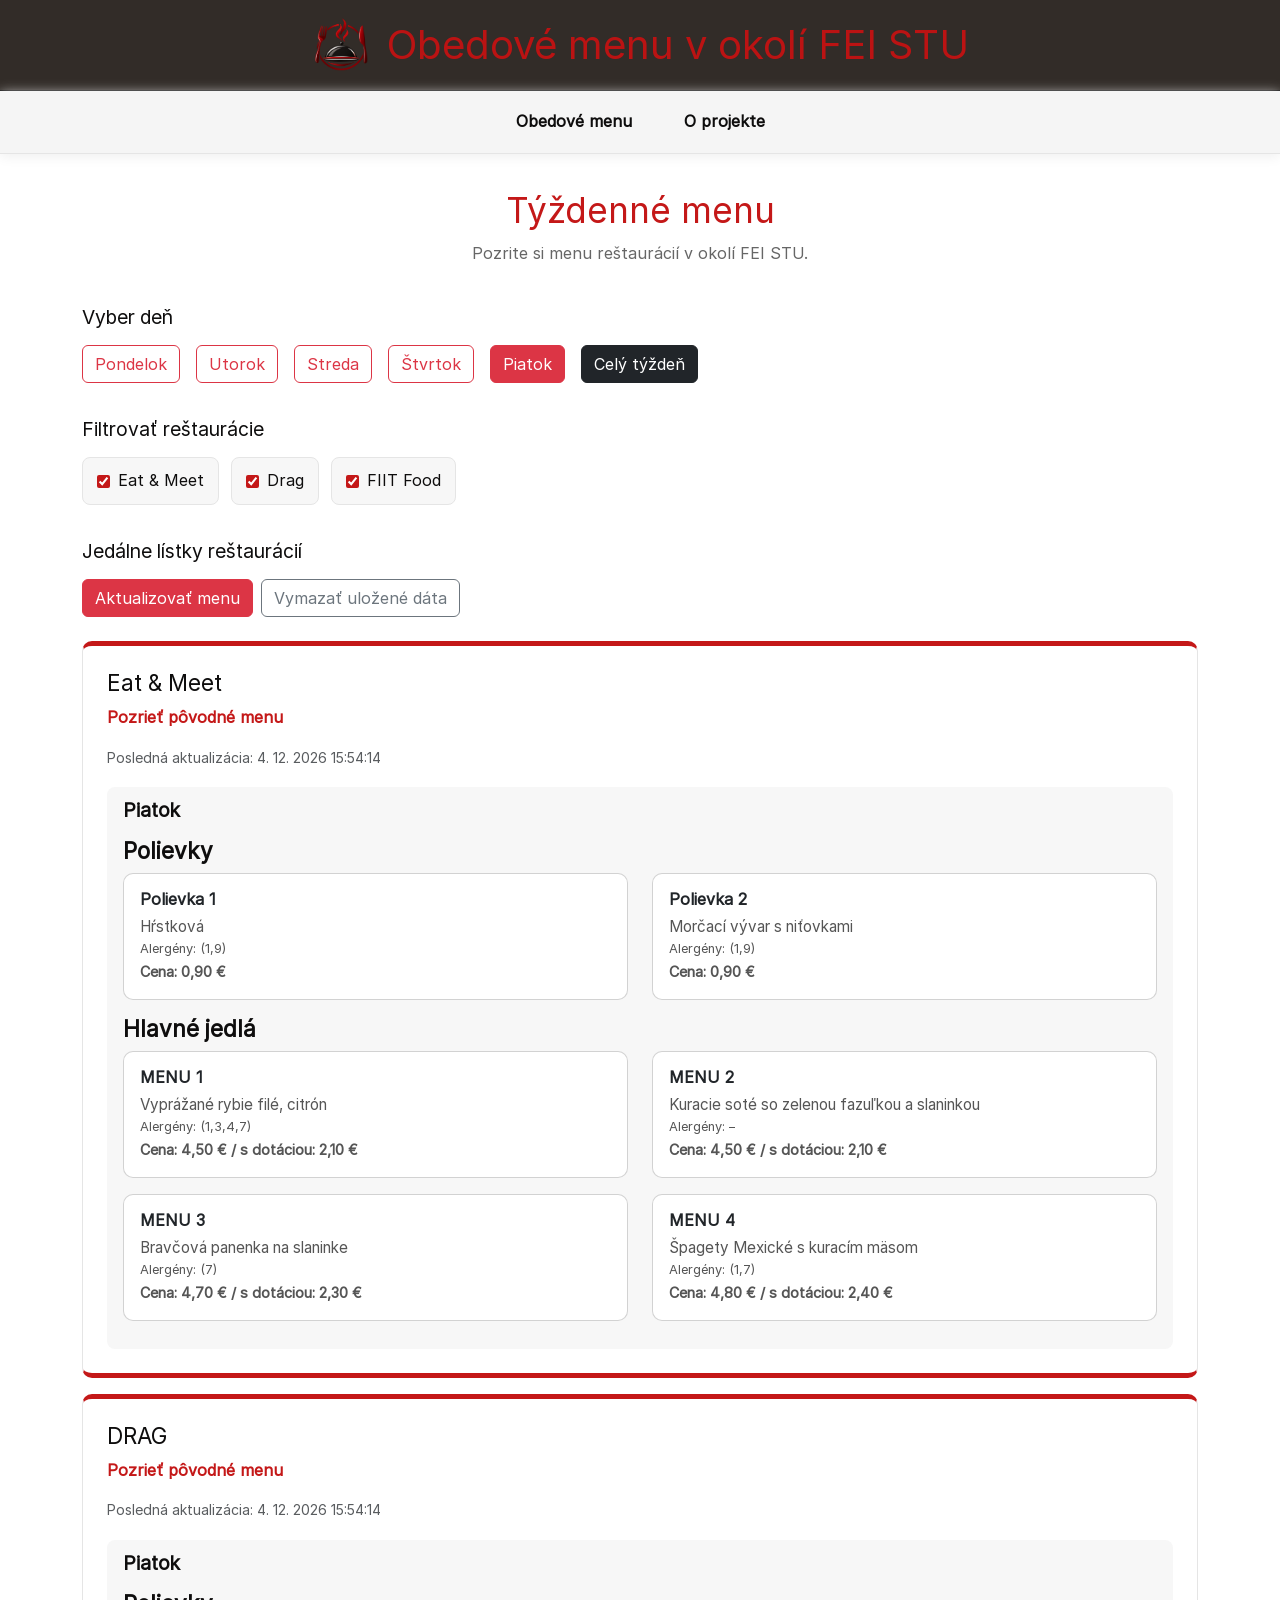
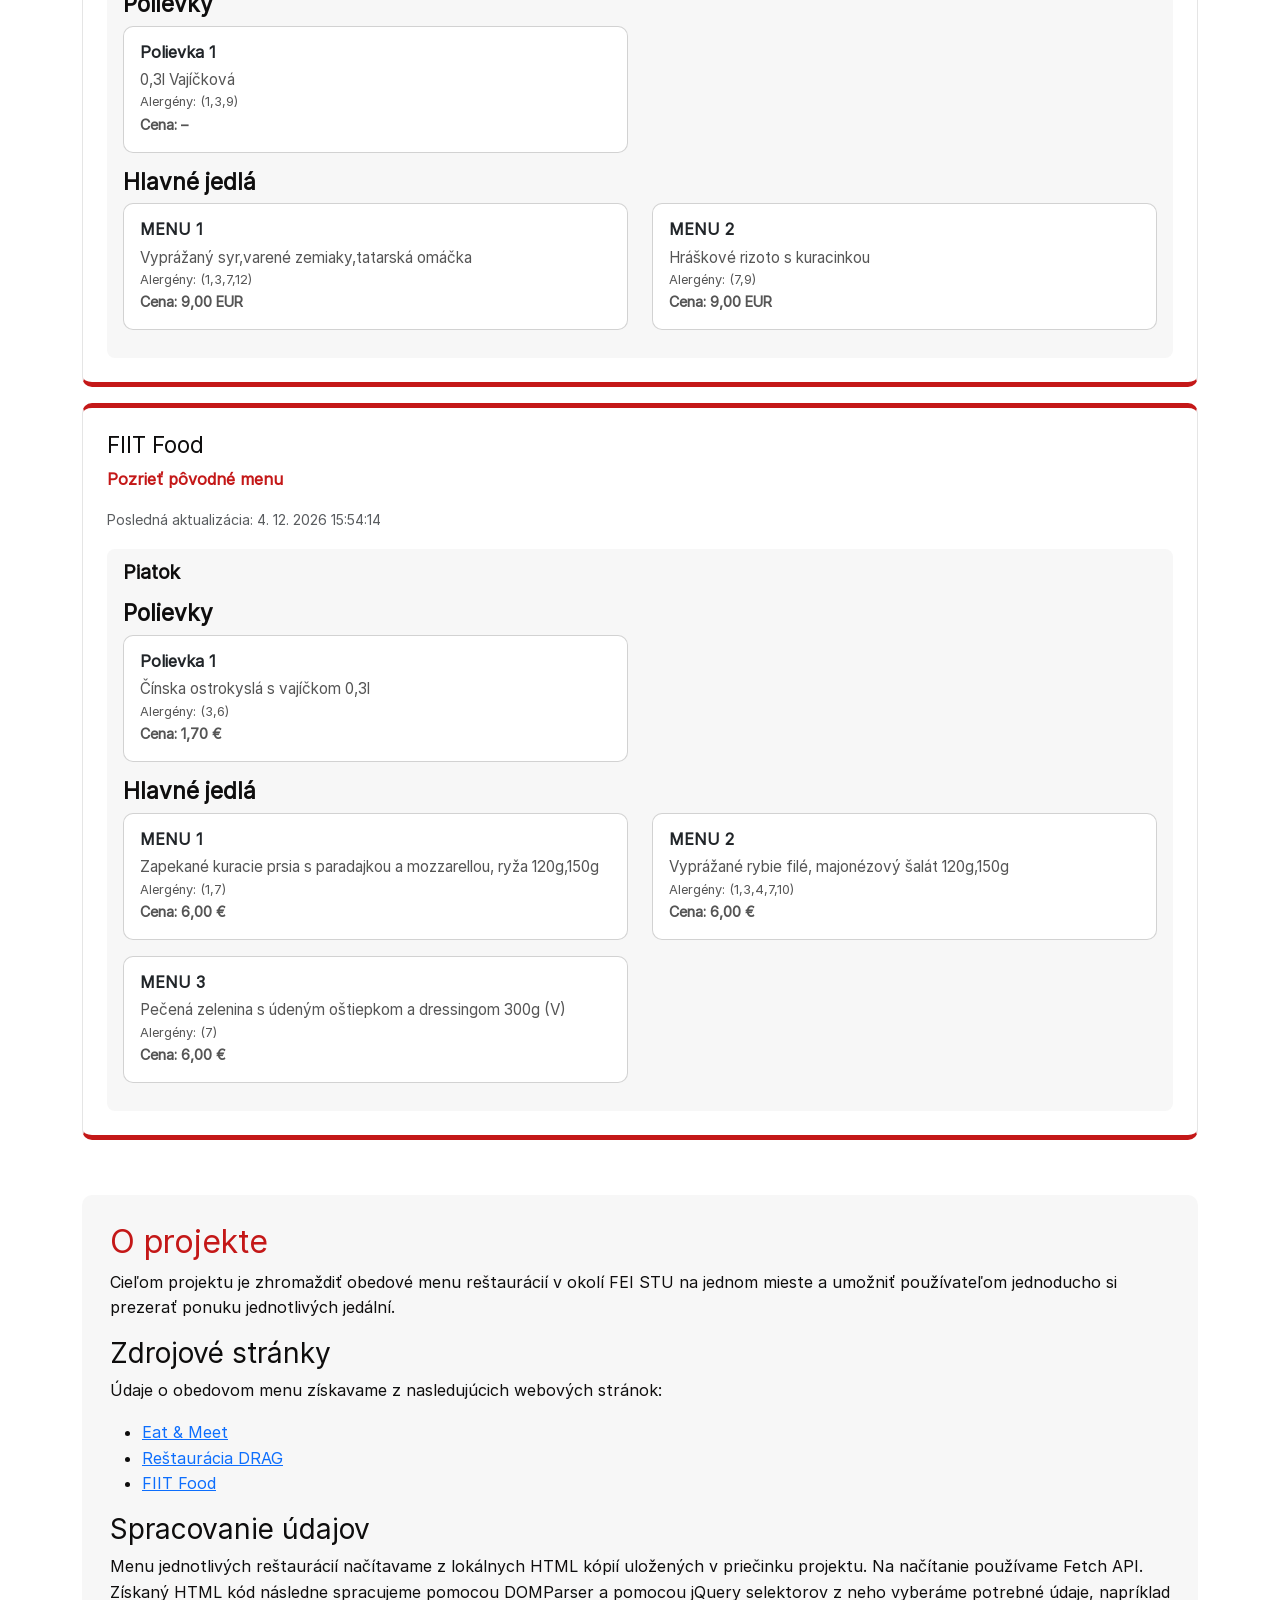
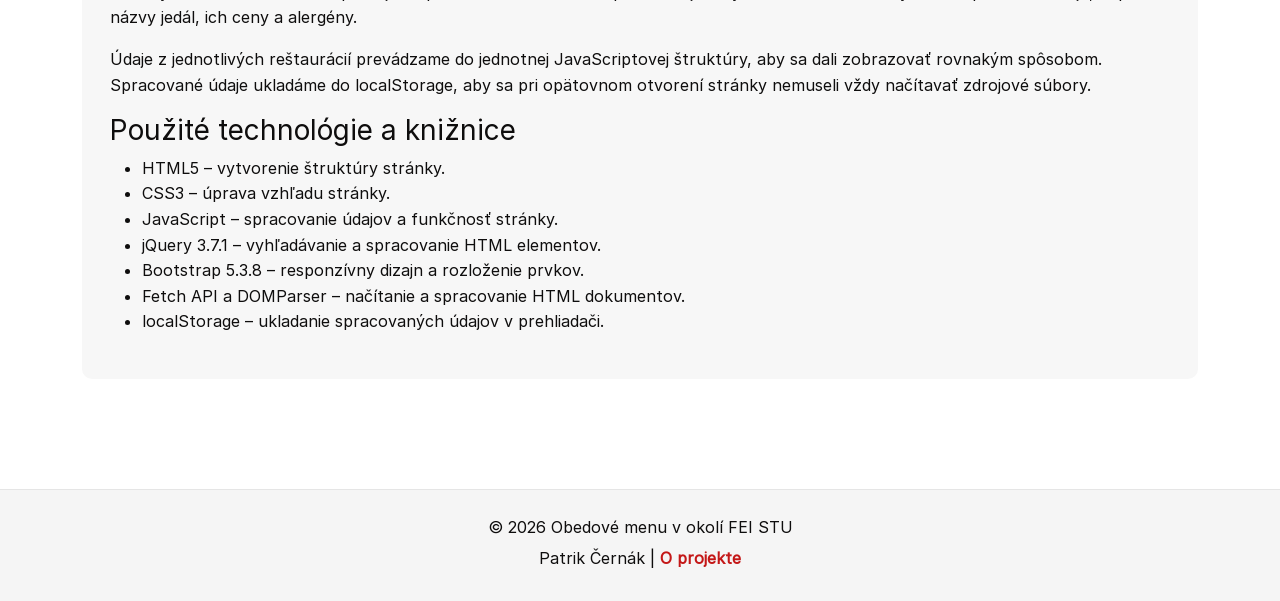
<file: index.html>
<!DOCTYPE html>
<html lang="sk">

<head>
    <meta charset="UTF-8">
    <meta name="viewport" content="width=device-width, initial-scale=1">
    <title>Obedové menu v okolí FEI STU</title>

    <link
    href="https://cdn.jsdelivr.net/npm/bootstrap@5.3.8/dist/css/bootstrap.min.css"
    rel="stylesheet">

    <link rel="stylesheet" href="css/styles.css">

    <link rel="icon" href="images/favicon.ico">

    <meta name="description" content="Obedové menu reštaurácií Eat & Meet, DRAG a FIIT Food v okolí FEI STU.">
    <meta property="og:title" content="Obedové menu | FEI STU">
    <meta property="og:description" content="Prehľad obedových menu reštaurácií v okolí FEI STU na jednom mieste.">
    <meta property="og:image" content="https://webte1.fei.stuba.sk/~xcernakp/images/favicon.png">

    <script src="https://code.jquery.com/jquery-3.7.1.min.js" defer></script>
    <script src="js/script.js" defer></script>
</head>



<body class="page">

    <header>
        <div class="container">
            <div class="header-content">

                <img
                    src="images/favicon.png"
                    alt="Logo obedového menu"
                    class="header-logo"
                >

                <h1>Obedové menu v okolí FEI STU</h1>

            </div>
        </div>
    </header>


    <nav class="main-nav">
        <div class="container">
            <ul>
                <li><a href="#menu">Obedové menu</a></li>
                <li><a href="#projekt">O projekte</a></li>
            </ul>
        </div>
        
    </nav>


    <main>
        <div class="container">
            <section id="menu">

                <div class="menu-header">
                    <h2>Týždenné menu</h2>

                    <p>
                        Pozrite si menu reštaurácií
                        v okolí FEI STU.
                    </p>
                </div>

                <section>
                    <h3>Vyber deň</h3>

                    <div id="day-picker" class="day-selector d-flex flex-wrap gap-3">
                        <button type="button" class="btn btn-outline-danger">Pondelok</button>
                        <button type="button" class="btn btn-outline-danger">Utorok</button>
                        <button type="button" class="btn btn-outline-danger">Streda</button>
                        <button type="button" class="btn btn-outline-danger">Štvrtok</button>
                        <button type="button" class="btn btn-outline-danger">Piatok</button>
                        <button type="button" class="btn btn-dark">Celý týždeň</button>
                    </div>
                </section>

                <section>
                    <h3>Filtrovať reštaurácie</h3>

                    <div class="restaurant-filter">
                        <label>
                            <input
                                type="checkbox"
                                name="restaurant"
                                value="eat-and-meet"
                                checked
                            >
                            Eat &amp; Meet
                        </label>

                        <label>
                            <input
                                type="checkbox"
                                name="restaurant"
                                value="drag"
                                checked
                            >
                            Drag
                        </label>

                        <label>
                            <input
                                type="checkbox"
                                name="restaurant"
                                value="fiit-food"
                                checked
                            >
                            FIIT Food
                        </label>
                    </div>

                    <p id="no-restaurants-selected" class="mt-3" hidden>
                        Vyberte aspoň jednu reštauráciu, aby sa zobrazilo jej menu.
                    </p>
                </section>

                <section>
                    <h3 id="restaurant-menu-heading">Jedálne lístky reštaurácií</h3>

                         <div class="menu-actions d-flex flex-wrap gap-2 mb-4">
                            <button
                                type="button"
                                id="update-menu"
                                class="btn btn-danger">
                                Aktualizovať menu
                            </button>

                            <button
                                type="button"
                                id="clear-menu-storage"
                                class="btn btn-outline-secondary">
                                Vymazať uložené dáta
                            </button>
                        </div>

                        <p id="menu-storage-message" class="small text-muted"></p>

                        <article class="restaurant-card">
                            <h4>Eat &amp; Meet</h4>
                            <p>
                                <a
                                    href="https://eatandmeet.sk/tyzdenne-menu"
                                    target="_blank"
                                    rel="noopener noreferrer"
                                >
                                    Pozrieť pôvodné menu
                                </a>
                            </p>

                            <p class="small text-muted">
                                Posledná aktualizácia:
                                <span id="eat-and-meet-updated">zatiaľ žiadna</span>
                            </p>

                            <div id="eat-and-meet-menu">
                                <p>Menu sa načítava...</p>
                            </div>
                        </article>


                        <article class="restaurant-card">
                            <h4>DRAG</h4>

                            <p>
                                <a
                                    href="https://www.restauracia-drag.sk/denne-menu"
                                    target="_blank"
                                    rel="noopener noreferrer"
                                >
                                    Pozrieť pôvodné menu
                                </a>
                            </p>

                            <p class="small text-muted">
                                Posledná aktualizácia:
                                <span id="drag-updated">zatiaľ žiadna</span>
                            </p>

                            <div id="drag-menu">
                                <p>Menu sa načítava...</p>
                            </div>
                        </article>


                        <article class="restaurant-card">
                            <h4>FIIT Food</h4>

                            <p>
                                <a
                                    href="http://www.freefood.sk/menu/#fiit-food"
                                    target="_blank"
                                    rel="noopener noreferrer"
                                >
                                    Pozrieť pôvodné menu
                                </a>
                            </p>

                            <p class="small text-muted">
                                Posledná aktualizácia:
                                <span id="fiit-food-updated">zatiaľ žiadna</span>
                            </p>

                            <div id="fiit-food-menu">
                                <p>Menu sa načítava...</p>
                            </div>
                        </article>

                </section>

            </section>



            <section id="projekt">

                <h2>O projekte</h2>
                <p>
                    Cieľom projektu je zhromaždiť obedové menu reštaurácií
                    v okolí FEI STU na jednom mieste a umožniť používateľom
                    jednoducho si prezerať ponuku jednotlivých jedální.
                </p>

                <h3>Zdrojové stránky</h3>

                <p>
                    Údaje o obedovom menu získavame z nasledujúcich webových stránok:
                </p>

                <ul>
                    <li>
                        <a href="https://eatandmeet.sk/tyzdenne-menu"
                        target="_blank"
                        rel="noopener noreferrer">
                            Eat &amp; Meet
                        </a>
                    </li>

                    <li>
                        <a href="https://www.restauracia-drag.sk/denne-menu"
                        target="_blank"
                        rel="noopener noreferrer">
                            Reštaurácia DRAG
                        </a>
                    </li>

                    <li>
                        <a href="http://www.freefood.sk/menu/#fiit-food"
                        target="_blank"
                        rel="noopener noreferrer">
                            FIIT Food
                        </a>
                    </li>
                </ul>

                <h3>Spracovanie údajov</h3>
                <p>
                    Menu jednotlivých reštaurácií načítavame z lokálnych
                    HTML kópií uložených v priečinku projektu. Na načítanie
                    používame Fetch API. Získaný HTML kód následne spracujeme
                    pomocou DOMParser a pomocou jQuery selektorov z neho
                    vyberáme potrebné údaje, napríklad názvy jedál, ich ceny
                    a alergény.
                </p>
                <p>
                    Údaje z jednotlivých reštaurácií prevádzame do jednotnej
                    JavaScriptovej štruktúry, aby sa dali zobrazovať rovnakým
                    spôsobom. Spracované údaje ukladáme do localStorage,
                    aby sa pri opätovnom otvorení stránky nemuseli vždy
                    načítavať zdrojové súbory.
                </p>

                <h3>Použité technológie a knižnice</h3>
                <ul>
                    <li>HTML5 – vytvorenie štruktúry stránky.</li>
                    <li>CSS3 – úprava vzhľadu stránky.</li>
                    <li>JavaScript – spracovanie údajov a funkčnosť stránky.</li>
                    <li>jQuery 3.7.1 – vyhľadávanie a spracovanie HTML elementov.</li>
                    <li>Bootstrap 5.3.8 – responzívny dizajn a rozloženie prvkov.</li>
                    <li>Fetch API a DOMParser – načítanie a spracovanie HTML dokumentov.</li>
                    <li>localStorage – ukladanie spracovaných údajov v prehliadači.</li>
                </ul>

            </section>
        </div>
        
    </main>

    <footer class="page-footer">
        <div class="container">
            <p>
                &copy; 2026 Obedové menu v okolí FEI STU
            </p>

            <p>
                Patrik Černák |
                <a href="#projekt">O projekte</a>
            </p>
        </div>
    </footer>

</body>


</html>
</file>
<file: css/styles.css>
:root {
    --background-color: #fff;
    --background-header: #0c0501d7;
    --background-nav: #f5f5f5;
    --background-soft: #f7f7f7;

    --color-headers: #c41818;
    --color-text: #0e0d0d;
    --color-text-header: #c21212f3;
    --color-text-muted: #666;
    --color-text-secondary: #555;

    --border-color: #e5e5e5;
    --border-subtle: #eeeeee;

    --background-hover: #fbeeee;
    --shadow-color: #f0f0f0;
}


@font-face {
    font-family: "Inter";
    src: url("../fonts/Inter-Regular.woff2") format("woff2");
    font-weight: 400;
    font-style: normal;
}

body {
    font-family: "Inter", sans-serif;
    margin: 0;
    line-height: 1.6;
    background-color: var(--background-color);
    color: var(--color-text);

    min-height: 100vh;
}

header {
    background-color: var(--background-header);
    color: var(--color-text-header);
    line-height: 1;
    font-size: small;
    display: flex;
    text-align: center;
    padding: 0;
    
    border-bottom: 1px solid var(--color-text);
}


.header-content {
    display: flex;
    align-items: center;
    justify-content: center;
    gap: 16px;
    padding: 15px 0;
}

.header-logo {
    width: 60px;
    height: 60px;
    object-fit: contain;
}

.header-content h1 {
    margin: 0;
}



.main-nav {
    background-color: var(--background-nav);
    border-bottom: 1px solid var(--border-color);
    box-shadow: 0 3px 12px var(--shadow-color);

    position: sticky;
    top: 0;
    z-index: 1000;
}

.main-nav ul {
    list-style: none;
    display: flex;
    justify-content: center;
    align-items: center;
    gap: 24px;
    margin: 0;
    padding: 10px 0;
}

.main-nav a {
    display: block;
    text-decoration: none;
    color: var(--color-text);
    font-weight: 600;
    padding: 8px 14px;
    border-radius: 8px;

    transition: color 0.2s ease,
                background-color 0.2s ease;
}

.main-nav a:hover {
    color: var(--color-headers);
    background-color: var(--background-hover);
}


main {
    padding-top: 35px;
    padding-bottom: 60px;
}

.menu-header {
    text-align: center;
    margin-bottom: 40px;
}

.menu-header h2 {
    margin-top: 0;
    margin-bottom: 10px;
    color: var(--color-headers);
    font-size: 2.2rem;
    line-height: 1.2;
}

.menu-header p {
    color: var(--color-text-muted);
    margin: 0;
}


#menu > section {
    margin-bottom: 35px;
}

#menu h3 {
    font-size: 1.2rem;
    margin-bottom: 16px;
}



.restaurant-filter {
    display: flex;
    flex-wrap: wrap;
    gap: 12px;
}

.restaurant-filter label {
    display: flex;
    align-items: center;
    gap: 8px;
    background-color: var(--background-soft);
    border: 1px solid var(--border-color);
    border-radius: 8px;
    padding: 10px 14px;
    cursor: pointer;
}

.restaurant-filter input {
    accent-color: var(--color-headers);
    cursor: pointer;
}

.restaurant-card {
    background-color: var(--background-color);
    border: 1px solid var(--border-color);
    border-top: 5px solid var(--color-headers);
    border-bottom: 5px solid var(--color-headers);
    border-radius: 10px;
    padding: 24px;
    margin-top: 16px;
}

.restaurant-card h4 {
    font-size: 1.4rem;
    margin: 0 0 8px;
}

.restaurant-card a {
    color: var(--color-headers);
    font-weight: 600;
    text-decoration: none;
}

.restaurant-card a:hover {
    text-decoration: underline;
}

.restaurant-card section {
    background-color: var(--background-soft);
    border-radius: 8px;
    padding: 12px 16px;
    margin-top: 18px;
}

.restaurant-card h5 {
    font-size: 1rem;
    margin: 0 0 6px;
}

.restaurant-card section p {
    margin: 0;
    color: var(--color-text-secondary);
}


.menu-day-title {
    font-size: 1.25rem;
    font-weight: 600;
    margin-bottom: 1rem;
}


.menu-group-title {
    font-size: 1rem;
    font-weight: 600;
    margin-bottom: 0.75rem;
}


.menu-item-category {
    font-size: 0.9rem;
    font-weight: 600;
    margin-bottom: 0.5rem;
}


.menu-item-name {
    font-size: 0.95rem;
    margin-bottom: 0.5rem;
}

.menu-allergens {
    font-size: 0.8rem;
    color: var(--color-text-muted);
    margin-bottom: 0.5rem;
}


.menu-price {
    font-size: 0.9rem;
    font-weight: 600;
    margin-bottom: 0;
}


.menu-card {
    border-radius: 10px;
}


#menu {
    scroll-margin-top: 85px;
}


#projekt {
    scroll-margin-top: 85px;
    margin-top: 55px;
    padding: 28px;
    background-color: var(--background-soft);
    border-radius: 10px;
}

#projekt h2 {
    color: var(--color-headers);
    margin-top: 0;
}





.page-footer {
    margin-top: 50px;
    padding: 25px 0;
    text-align: center;
    background-color: var(--background-nav);
    border-top: 1px solid var(--border-color);
    color: var(--color-text);
}

.page-footer p {
    margin-bottom: 5px;
}

.page-footer a {
    color: var(--color-headers);
    text-decoration: none;
    font-weight: 600;
}

.page-footer a:hover {
    text-decoration: underline;
}


@media (max-width: 600px) {
    .main-nav ul {
        gap: 22px;
    }

    .menu-header h2 {
        font-size: 1.8rem;
    }

    .header-logo {
        width: 45px;
        height: 45px;
    }

    .header-content {
        gap: 10px;
    }

    .restaurant-card {
        padding: 16px;
    }

    #projekt {
        padding: 20px;
    }
}
</file>
